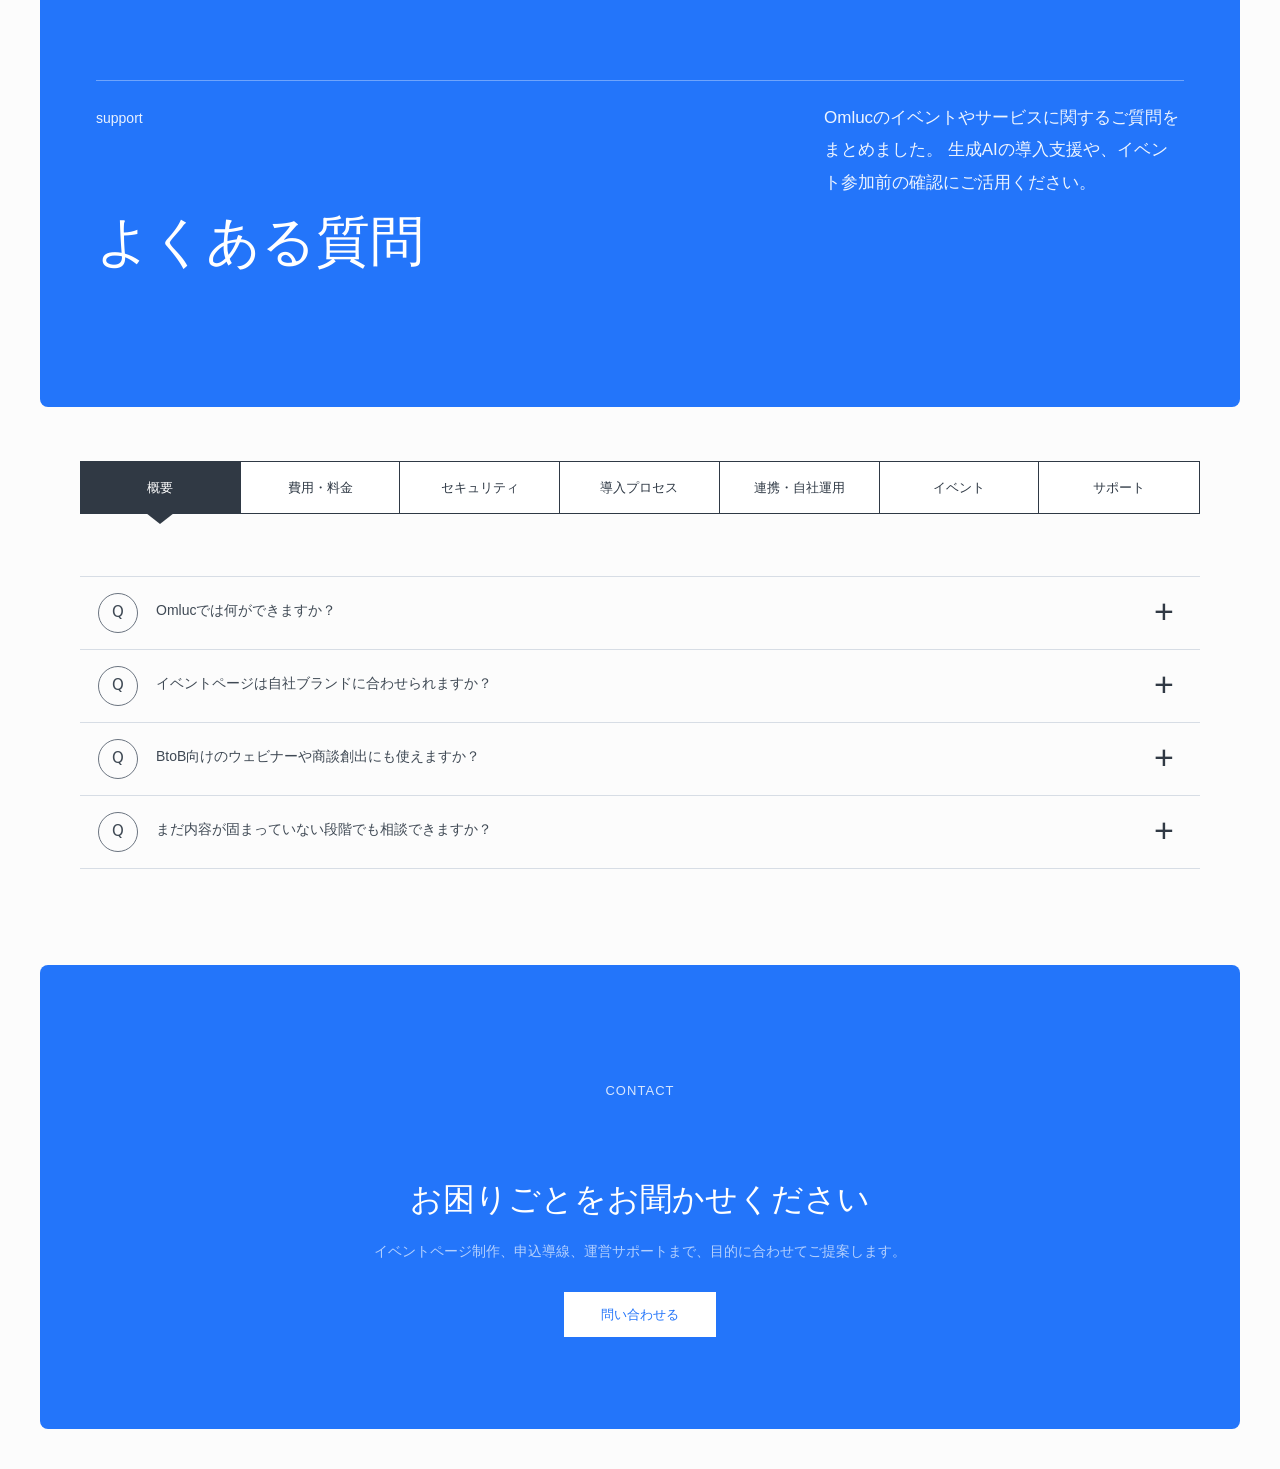
<file: outputs/index.html>
<!DOCTYPE html>
<html lang="ja">
  <head>
    <meta charset="UTF-8" />
    <meta name="viewport" content="width=device-width, initial-scale=1.0" />
    <title>FAQ | Omluc</title>
    <link rel="stylesheet" href="style.css" />
  </head>
  <body>
    <header class="hero">
      <div class="hero__inner">
        <div class="hero__title">
          <p class="eyebrow">support</p>
          <h1>よくある質問</h1>
        </div>
        <div class="hero__copy">
          <p>
            Omlucのイベントやサービスに関するご質問をまとめました。
            生成AIの導入支援や、イベント参加前の確認にご活用ください。
          </p>
        </div>
      </div>
    </header>

    <main>
      <section class="finder" aria-label="FAQカテゴリ">
        <div class="content">
          <div class="tags" aria-label="カテゴリタグ">
            <p class="tags__label">カテゴリから探す</p>
            <div class="tags__list">
              <a class="is-active" href="#basic">概要</a>
              <a href="#pricing">費用・料金</a>
              <a href="#security">セキュリティ</a>
              <a href="#process">導入プロセス</a>
              <a href="#integration">連携・自社運用</a>
              <a href="#event">イベント</a>
              <a href="#support">サポート</a>
            </div>
          </div>
        </div>
      </section>

      <section class="intro">
        <div class="content">
          <p class="intro__title">よく見られる質問</p>
          <ul class="quick-links">
            <li><a href="#q-basic-01">Omlucでは何ができますか？</a></li>
            <li><a href="#q-pricing-01">イベント参加に費用はかかりますか？</a></li>
            <li><a href="#q-security-01">データは安全に管理されますか？</a></li>
            <li><a href="#q-process-01">導入までの流れを教えてください。</a></li>
          </ul>
        </div>
      </section>

      <div class="faq-wrap">
        <section class="faq-section" id="basic">
          <h2>Omlucについて</h2>
          <div class="faq-list">
            <details class="faq-item" id="q-basic-01">
              <summary>Omlucでは何ができますか？</summary>
              <div class="faq-answer">
                <p>
                  Omlucは、法人向けのイベント運営や顧客接点づくりを支援するサービスです。企画段階の整理から、告知、申込導線、参加後のフォローまで、目的に合わせて設計できます。
                </p>
              </div>
            </details>
            <details class="faq-item">
              <summary>イベントページは自社ブランドに合わせられますか？</summary>
              <div class="faq-answer">
                <p>
                  はい。ロゴ、カラー、文言、CTA、フォーム項目などを調整し、既存サイトや営業資料と違和感のないトーンに整えられます。
                </p>
              </div>
            </details>
            <details class="faq-item">
              <summary>BtoB向けのウェビナーや商談創出にも使えますか？</summary>
              <div class="faq-answer">
                <p>
                  使えます。少人数セミナー、オンライン説明会、パートナー向けイベント、既存顧客向け勉強会など、営業活動に近いイベントにも対応します。
                </p>
              </div>
            </details>
            <details class="faq-item">
              <summary>まだ内容が固まっていない段階でも相談できますか？</summary>
              <div class="faq-answer">
                <p>
                  可能です。目的、対象者、開催形式、必要な申込項目などを一緒に整理し、実装前の構成案から検討できます。
                </p>
              </div>
            </details>
          </div>
        </section>

        <section class="faq-section" id="pricing">
          <h2>費用・料金</h2>
          <div class="faq-list">
            <details class="faq-item" id="q-pricing-01">
              <summary>イベント参加に費用はかかりますか？</summary>
              <div class="faq-answer">
                <p>
                  イベントごとに異なります。無料開催の場合は申込ページにその旨を明記し、有料開催の場合は料金、支払い方法、キャンセル条件を事前にご案内します。
                </p>
              </div>
            </details>
            <details class="faq-item">
              <summary>見積もりは事前にもらえますか？</summary>
              <div class="faq-answer">
                <p>
                  はい。ページ制作、運営支援、フォーム設計、配信環境など、必要な範囲を確認したうえでお見積もりします。
                </p>
              </div>
            </details>
            <details class="faq-item">
              <summary>最小構成で始めることはできますか？</summary>
              <div class="faq-answer">
                <p>
                  できます。まずは申込ページと基本的な参加者管理から始め、開催回数や運用体制に合わせて段階的に広げられます。
                </p>
              </div>
            </details>
            <details class="faq-item">
              <summary>社内稟議用の資料は用意できますか？</summary>
              <div class="faq-answer">
                <p>
                  必要に応じて、導入目的、想定効果、運用範囲、スケジュールを整理した資料作成をサポートします。
                </p>
              </div>
            </details>
          </div>
        </section>

        <section class="faq-section" id="security">
          <h2>セキュリティ・データ管理</h2>
          <div class="faq-list">
            <details class="faq-item" id="q-security-01">
              <summary>参加者データは安全に管理されますか？</summary>
              <div class="faq-answer">
                <p>
                  はい。取得する情報の範囲を最小限にし、用途や管理方法を明確にしたうえで運用します。必要に応じて貴社の規定に沿った確認も行います。
                </p>
              </div>
            </details>
            <details class="faq-item">
              <summary>個人情報の取り扱いについて相談できますか？</summary>
              <div class="faq-answer">
                <p>
                  可能です。申込フォームの項目、同意文言、プライバシーポリシーへの導線など、公開前に確認しながら整えます。
                </p>
              </div>
            </details>
            <details class="faq-item">
              <summary>社内のセキュリティチェックに対応できますか？</summary>
              <div class="faq-answer">
                <p>
                  事前に確認項目を共有いただければ、回答に必要な情報を整理します。詳細な監査や個別要件がある場合は、範囲を確認して対応します。
                </p>
              </div>
            </details>
            <details class="faq-item">
              <summary>公開後にフォーム項目を変更できますか？</summary>
              <div class="faq-answer">
                <p>
                  変更できます。ただし、すでに取得済みのデータとの整合性に影響する場合があるため、変更タイミングと運用手順を確認して進めます。
                </p>
              </div>
            </details>
          </div>
        </section>

        <section class="faq-section" id="process">
          <h2>導入プロセス・期間</h2>
          <div class="faq-list">
            <details class="faq-item" id="q-process-01">
              <summary>導入までの流れを教えてください。</summary>
              <div class="faq-answer">
                <p>
                  初回相談で目的と必要機能を確認し、構成案、デザイン、フォーム設計、公開前確認の順に進めます。小規模なページであれば短期間での準備も可能です。
                </p>
              </div>
            </details>
            <details class="faq-item">
              <summary>公開までどのくらいの期間が必要ですか？</summary>
              <div class="faq-answer">
                <p>
                  内容や確認フローによりますが、基本的なイベントページであれば1〜3週間程度が目安です。急ぎの場合は優先事項を絞って進行します。
                </p>
              </div>
            </details>
            <details class="faq-item">
              <summary>原稿や画像がそろっていなくても進められますか？</summary>
              <div class="faq-answer">
                <p>
                  はい。仮の構成と文言で先に全体像を作り、確定情報が入り次第差し替える進め方ができます。
                </p>
              </div>
            </details>
            <details class="faq-item">
              <summary>公開後の修正にも対応できますか？</summary>
              <div class="faq-answer">
                <p>
                  対応できます。開催前の細かな文言修正、申込締切の変更、満席表示、開催後のアーカイブ導線なども調整可能です。
                </p>
              </div>
            </details>
          </div>
        </section>

        <section class="faq-section" id="integration">
          <h2>連携・自社運用</h2>
          <div class="faq-list">
            <details class="faq-item">
              <summary>既存のCRMやMAツールと連携できますか？</summary>
              <div class="faq-answer">
                <p>
                  連携方法は利用中のツールによって異なります。CSV運用、フォーム連携、API連携など、現実的な運用負荷を見ながら設計します。
                </p>
              </div>
            </details>
            <details class="faq-item">
              <summary>自社でページ更新を行うことはできますか？</summary>
              <div class="faq-answer">
                <p>
                  可能です。更新頻度や担当者の人数に合わせて、編集しやすい構成や運用ルールを用意します。
                </p>
              </div>
            </details>
            <details class="faq-item">
              <summary>複数イベントをまとめて管理できますか？</summary>
              <div class="faq-answer">
                <p>
                  はい。開催一覧、カテゴリ別ページ、過去イベントのアーカイブなど、継続的なイベント運営を前提にした構成も設計できます。
                </p>
              </div>
            </details>
            <details class="faq-item">
              <summary>社内承認に必要な確認画面を用意できますか？</summary>
              <div class="faq-answer">
                <p>
                  公開前のレビューURLや確認用の画面を用意できます。関係者の確認が多い場合も、変更点を整理しながら進めます。
                </p>
              </div>
            </details>
          </div>
        </section>

        <section class="faq-section" id="event">
          <h2>イベント当日・参加方法</h2>
          <div class="faq-list">
            <details class="faq-item">
              <summary>オンラインイベントの参加URLはいつ届きますか？</summary>
              <div class="faq-answer">
                <p>
                  申込完了後のメール、または開催前のリマインドメールでご案内します。イベントによって送付タイミングが異なる場合があります。
                </p>
              </div>
            </details>
            <details class="faq-item">
              <summary>代理参加はできますか？</summary>
              <div class="faq-answer">
                <p>
                  イベントごとの条件によります。代理参加が可能な場合でも、参加者情報の変更手続きが必要になることがあります。
                </p>
              </div>
            </details>
            <details class="faq-item">
              <summary>当日参加できなくなった場合はどうすればよいですか？</summary>
              <div class="faq-answer">
                <p>
                  案内メールに記載の窓口、またはイベントページの問い合わせ先までご連絡ください。アーカイブ配信の有無もあわせてご案内します。
                </p>
              </div>
            </details>
            <details class="faq-item">
              <summary>イベント資料は後日共有されますか？</summary>
              <div class="faq-answer">
                <p>
                  共有可否はイベントごとに異なります。公開可能な資料がある場合は、参加者向けにメールなどでお知らせします。
                </p>
              </div>
            </details>
          </div>
        </section>

        <section class="faq-section" id="support">
          <h2>サポート</h2>
          <div class="faq-list">
            <details class="faq-item">
              <summary>初めてのイベントでも相談できますか？</summary>
              <div class="faq-answer">
                <p>
                  もちろんです。開催目的、集客方法、申込導線、当日の運用まで、必要な範囲を整理しながら伴走します。
                </p>
              </div>
            </details>
            <details class="faq-item">
              <summary>トラブルが起きた場合の連絡先はありますか？</summary>
              <div class="faq-answer">
                <p>
                  運用体制に応じて、事前に連絡先と対応フローを決めます。開催当日の問い合わせ対応も必要に応じて設計できます。
                </p>
              </div>
            </details>
            <details class="faq-item">
              <summary>イベント後のフォロー施策も相談できますか？</summary>
              <div class="faq-answer">
                <p>
                  はい。参加者へのお礼メール、アンケート、商談化のための導線、次回イベントへの誘導などを検討できます。
                </p>
              </div>
            </details>
          </div>
        </section>
      </div>
    </main>

    <section class="cta" aria-label="お問い合わせ">
      <div class="cta__inner">
        <p class="eyebrow">CONTACT</p>
        <h2>お困りごとをお聞かせください</h2>
        <p>
          イベントページ制作、申込導線、運営サポートまで、<br class="mobile-break" />目的に合わせてご提案します。
        </p>
        <a href="#" class="cta__button">問い合わせる</a>
      </div>
    </section>
  </body>
</html>
</file>
<file: outputs/style.css>
:root {
  --blue: #2375fa;
  --blue-deep: #1265ea;
  --text: #242a30;
  --muted: #647084;
  --line: #dce5f2;
  --line-blue: rgba(255, 255, 255, 0.34);
  --soft: #f3f7fd;
  --soft-strong: #e9f1ff;
  --white: #ffffff;
  --accent: #2375fa;
  --content: 1120px;
  --wide: 1360px;
  --texture: url("https://framerusercontent.com/images/6mcf62RlDfRfU61Yg5vb2pefpi4.png?width=256&height=256");
}

* {
  box-sizing: border-box;
}

html {
  scroll-behavior: smooth;
}

body {
  margin: 0;
  color: var(--text);
  background: rgb(252, 252, 252);
  font-family: "Hiragino Kaku Gothic ProN", sans-serif;
  font-size: 12px;
  font-weight: 300;
  line-height: 1.8;
  letter-spacing: 0;
}

a {
  color: inherit;
  text-decoration: none;
}

.hero {
  position: relative;
  overflow: hidden;
  width: min(calc(100% - 80px), var(--wide));
  margin: 0 auto;
  background-color: var(--blue);
  border-radius: 0 0 8px 8px;
  color: var(--white);
  padding: 80px 0 128px;
}

.hero::before,
.cta::before {
  content: "";
  position: absolute;
  inset: 0;
  z-index: 0;
  background-image: var(--texture);
  background-size: 256px 256px;
  background-repeat: repeat;
  opacity: 0.2;
  mix-blend-mode: soft-light;
  pointer-events: none;
}

.hero__inner {
  position: relative;
  z-index: 1;
  display: grid;
  grid-template-columns: 1fr 360px;
  gap: 80px;
  align-items: start;
  width: min(100% - 112px, var(--wide));
  margin: 0 auto;
}

.hero__inner::before {
  content: "";
  position: absolute;
  left: 0;
  right: 0;
  top: 0;
  height: 1px;
  background: rgba(255, 255, 255, 0.34);
}

.content,
.faq-wrap,
.cta__inner {
  width: min(100% - 48px, var(--content));
  margin: 0 auto;
}

.eyebrow {
  margin: 26px 0 74px;
  color: rgba(255, 255, 255, 0.9);
  font-size: 14px;
  font-weight: 400;
  letter-spacing: 0;
  text-transform: none;
}

.hero h1 {
  margin: 0;
  font-size: 54px;
  line-height: 1.36;
  font-weight: 300;
  font-family: "Hiragino Kaku Gothic ProN", sans-serif;
}

.hero__copy {
  padding-top: 22px;
}

.hero__copy p {
  margin: 0;
  color: rgba(255, 255, 255, 0.92);
  font-size: 17px;
  line-height: 1.9;
  font-weight: 300;
}

.hero__meta {
  margin-top: 20px;
  color: rgba(255, 255, 255, 0.7);
  font-size: 13px;
}

.finder {
  background: rgb(252, 252, 252);
  border-bottom: 0;
  padding: 54px 0 38px;
}

.finder .content {
  position: relative;
  z-index: 2;
}

.search {
  display: none;
}

.search input {
  width: 100%;
  height: 54px;
  padding: 0 18px 0 48px;
  color: var(--text);
  background: #f8fbff;
  border: 1px solid #d7e4f6;
  border-radius: 0;
  outline: none;
  font: inherit;
  transition: border-color 180ms ease, box-shadow 180ms ease;
}

.search input:focus {
  border-color: rgba(34, 117, 250, 0.55);
  box-shadow: 0 0 0 4px rgba(34, 117, 250, 0.08);
}

.search__icon {
  position: absolute;
  top: 50%;
  left: 18px;
  width: 15px;
  height: 15px;
  border: 2px solid rgba(34, 117, 250, 0.42);
  border-radius: 50%;
  transform: translateY(-50%);
  pointer-events: none;
}

.search__icon::after {
  content: "";
  position: absolute;
  right: -6px;
  bottom: -4px;
  width: 7px;
  height: 2px;
  background: rgba(34, 117, 250, 0.42);
  border-radius: 2px;
  transform: rotate(45deg);
}

.tags {
  margin: 0;
}

.tags__label,
.intro__title {
  margin: 0;
  color: #1b3764;
  font-size: 13px;
  font-weight: 400;
}

.tags__label {
  position: absolute;
  width: 1px;
  height: 1px;
  overflow: hidden;
  clip: rect(0, 0, 0, 0);
}

.tags__list {
  display: grid;
  grid-template-columns: repeat(7, minmax(0, 1fr));
  gap: 0;
  border: 1px solid #2f3945;
}

.tags__list a {
  position: relative;
  display: inline-flex;
  align-items: center;
  justify-content: center;
  min-height: 32px;
  padding: 14px 12px;
  color: #2f3945;
  background: var(--white);
  border-right: 1px solid #2f3945;
  border-radius: 0;
  font-size: 13px;
  font-weight: 300;
  transition: color 180ms ease, border-color 180ms ease, background 180ms ease;
}

.tags__list a:last-child {
  border-right: 0;
}

.tags__list a:hover,
.tags__list a.is-active {
  color: var(--white);
  background: #303944;
}

.tags__list a.is-active::after {
  content: "";
  position: absolute;
  left: 50%;
  bottom: -11px;
  width: 0;
  height: 0;
  border-left: 14px solid transparent;
  border-right: 14px solid transparent;
  border-top: 11px solid #303944;
  transform: translateX(-50%);
}

main:has(.faq-section:target) .tags__list a.is-active {
  color: #2f3945;
  background: var(--white);
}

main:has(.faq-section:target) .tags__list a.is-active::after {
  display: none;
}

main:has(#basic:target) .tags__list a[href="#basic"],
main:has(#pricing:target) .tags__list a[href="#pricing"],
main:has(#security:target) .tags__list a[href="#security"],
main:has(#process:target) .tags__list a[href="#process"],
main:has(#integration:target) .tags__list a[href="#integration"],
main:has(#event:target) .tags__list a[href="#event"],
main:has(#support:target) .tags__list a[href="#support"] {
  color: var(--white);
  background: #303944;
}

main:has(#basic:target) .tags__list a[href="#basic"]::after,
main:has(#pricing:target) .tags__list a[href="#pricing"]::after,
main:has(#security:target) .tags__list a[href="#security"]::after,
main:has(#process:target) .tags__list a[href="#process"]::after,
main:has(#integration:target) .tags__list a[href="#integration"]::after,
main:has(#event:target) .tags__list a[href="#event"]::after,
main:has(#support:target) .tags__list a[href="#support"]::after {
  content: "";
  position: absolute;
  left: 50%;
  bottom: -11px;
  width: 0;
  height: 0;
  border-left: 14px solid transparent;
  border-right: 14px solid transparent;
  border-top: 11px solid #303944;
  transform: translateX(-50%);
}

.intro {
  display: none;
}

.quick-links {
  display: grid;
  gap: 6px;
  margin: 0;
  padding: 0;
  list-style: none;
}

.quick-links a {
  display: block;
  padding: 10px 0;
  color: #4d5f78;
  border-bottom: 1px solid var(--line);
  font-size: 13px;
  transition: color 180ms ease;
}

.quick-links a::before {
  content: "-";
  margin-right: 9px;
  color: var(--accent);
}

.quick-links a:hover {
  color: var(--accent);
}

.faq-wrap {
  padding: 24px 0 96px;
}

.faq-section {
  scroll-margin-top: 28px;
  display: none;
}

main:not(:has(.faq-section:target)) #basic,
.faq-section:target {
  display: block;
}

.faq-section h2 {
  position: absolute;
  width: 1px;
  height: 1px;
  overflow: hidden;
  clip: rect(0, 0, 0, 0);
}

.faq-list {
  border-top: 1px solid #d7dde5;
}

.faq-item {
  border-bottom: 1px solid #d7dde5;
}

.faq-item summary {
  position: relative;
  display: block;
  min-height: 72px;
  padding: 22px 64px 22px 76px;
  color: #3f4954;
  font-size: 14px;
  font-weight: 300;
  line-height: 1.7;
  cursor: pointer;
  list-style: none;
}

.faq-item summary::-webkit-details-marker {
  display: none;
}

.faq-item summary::before {
  content: "Q";
  position: absolute;
  top: 50%;
  left: 18px;
  width: 38px;
  height: 38px;
  border: 1px solid #6b7480;
  border-radius: 50%;
  color: #3f4954;
  font-family: "system-ui", -apple-system, "Segoe UI", sans-serif;
  font-size: 15px;
  font-weight: 400;
  line-height: 36px;
  text-align: center;
  transform: translateY(-50%);
}

.faq-item summary::after {
  content: "+";
  position: absolute;
  top: 50%;
  right: 22px;
  width: 28px;
  height: 28px;
  color: #303944;
  border-radius: 50%;
  font-size: 34px;
  font-weight: 200;
  line-height: 25px;
  text-align: center;
  transform: translateY(-50%);
  transition: color 180ms ease, background 180ms ease, transform 180ms ease;
}

.faq-item summary:hover::after {
  color: var(--accent);
  background: transparent;
}

.faq-item[open] summary::after {
  content: "×";
  color: #303944;
  font-size: 28px;
}

.faq-answer {
  padding: 0 72px 28px 76px;
  color: var(--muted);
  font-size: 14px;
}

.faq-answer p {
  margin: 0;
}

.cta {
  position: relative;
  overflow: hidden;
  width: min(calc(100% - 80px), var(--wide));
  margin: 0 auto 40px;
  background-color: var(--blue);
  border-radius: 8px;
  color: var(--white);
  padding: 88px 24px 92px;
  text-align: center;
}

.cta .eyebrow {
  position: relative;
  z-index: 1;
  color: rgba(255, 255, 255, 0.82);
  font-size: 13px;
  letter-spacing: 0.08em;
  font-weight: 300;
}

.cta h2 {
  position: relative;
  z-index: 1;
  margin: 0;
  font-size: 32px;
  line-height: 1.45;
  font-weight: 400;
  font-family: "system-ui", -apple-system, "system-ui", "Segoe UI", Roboto,
    Oxygen, Ubuntu, Cantarell, "Fira Sans", "Droid Sans", "Helvetica Neue",
    sans-serif, "System Default", sans-serif;
}

.cta p:not(.eyebrow) {
  position: relative;
  z-index: 1;
  margin: 16px auto 28px;
  max-width: 720px;
  color: rgba(255, 255, 255, 0.66);
  font-size: 14px;
}

.mobile-break {
  display: none;
}

.cta__button {
  position: relative;
  z-index: 1;
  display: inline-flex;
  align-items: center;
  justify-content: center;
  min-width: 152px;
  min-height: 44px;
  padding: 10px 22px;
  color: var(--blue);
  background: var(--white);
  border: 1px solid var(--white);
  border-radius: 0;
  font-size: 13px;
  font-weight: 400;
  transition: color 180ms ease, border-color 180ms ease, background 180ms ease;
}

.cta__button:hover {
  color: var(--white);
  background: transparent;
  border-color: rgba(255, 255, 255, 0.8);
}

@media (max-width: 720px) {
  body {
    font-size: 14px;
  }

  .hero {
    width: min(calc(100% - 32px), var(--wide));
    padding: 58px 0 96px;
    border-radius: 0 0 8px 8px;
  }

  .hero__inner {
    width: min(100% - 48px, var(--wide));
    grid-template-columns: 1fr;
    gap: 30px;
  }

  .content,
  .faq-wrap,
  .cta__inner {
    width: min(100% - 40px, var(--content));
  }

  .hero h1 {
    font-size: 34px;
  }

  .eyebrow {
    margin: 24px 0 44px;
    font-size: 13px;
  }

  .hero__copy {
    padding-top: 0;
  }

  .hero__copy p {
    font-size: 14px;
  }

  .finder {
    padding: 34px 0 24px;
  }

  .finder .content {
    overflow-x: auto;
    padding-bottom: 12px;
  }

  .search input {
    height: 48px;
    font-size: 13px;
  }

  .tags__list {
    min-width: 760px;
    grid-template-columns: repeat(7, 1fr);
  }

  .tags__list a {
    min-height: 48px;
    padding-inline: 12px;
  }

  .intro {
    padding: 34px 0 36px;
  }

  .faq-wrap {
    padding: 18px 0 72px;
  }

  .faq-section + .faq-section {
    margin-top: 48px;
  }

  .faq-section h2 {
    font-size: 17px;
  }

  .faq-item summary {
    min-height: 66px;
    padding: 18px 48px 18px 58px;
    font-size: 13px;
  }

  .faq-item summary::before {
    left: 8px;
    width: 34px;
    height: 34px;
    font-size: 14px;
    line-height: 32px;
  }

  .faq-item summary::after {
    right: 8px;
    font-size: 30px;
  }

  .faq-answer {
    padding: 0 48px 22px 58px;
    font-size: 13px;
  }

  .cta {
    width: min(calc(100% - 32px), var(--wide));
    padding: 68px 20px 72px;
    margin-bottom: 24px;
  }

  .cta h2 {
    font-size: 24px;
  }

  .mobile-break {
    display: block;
  }
}
</file>
